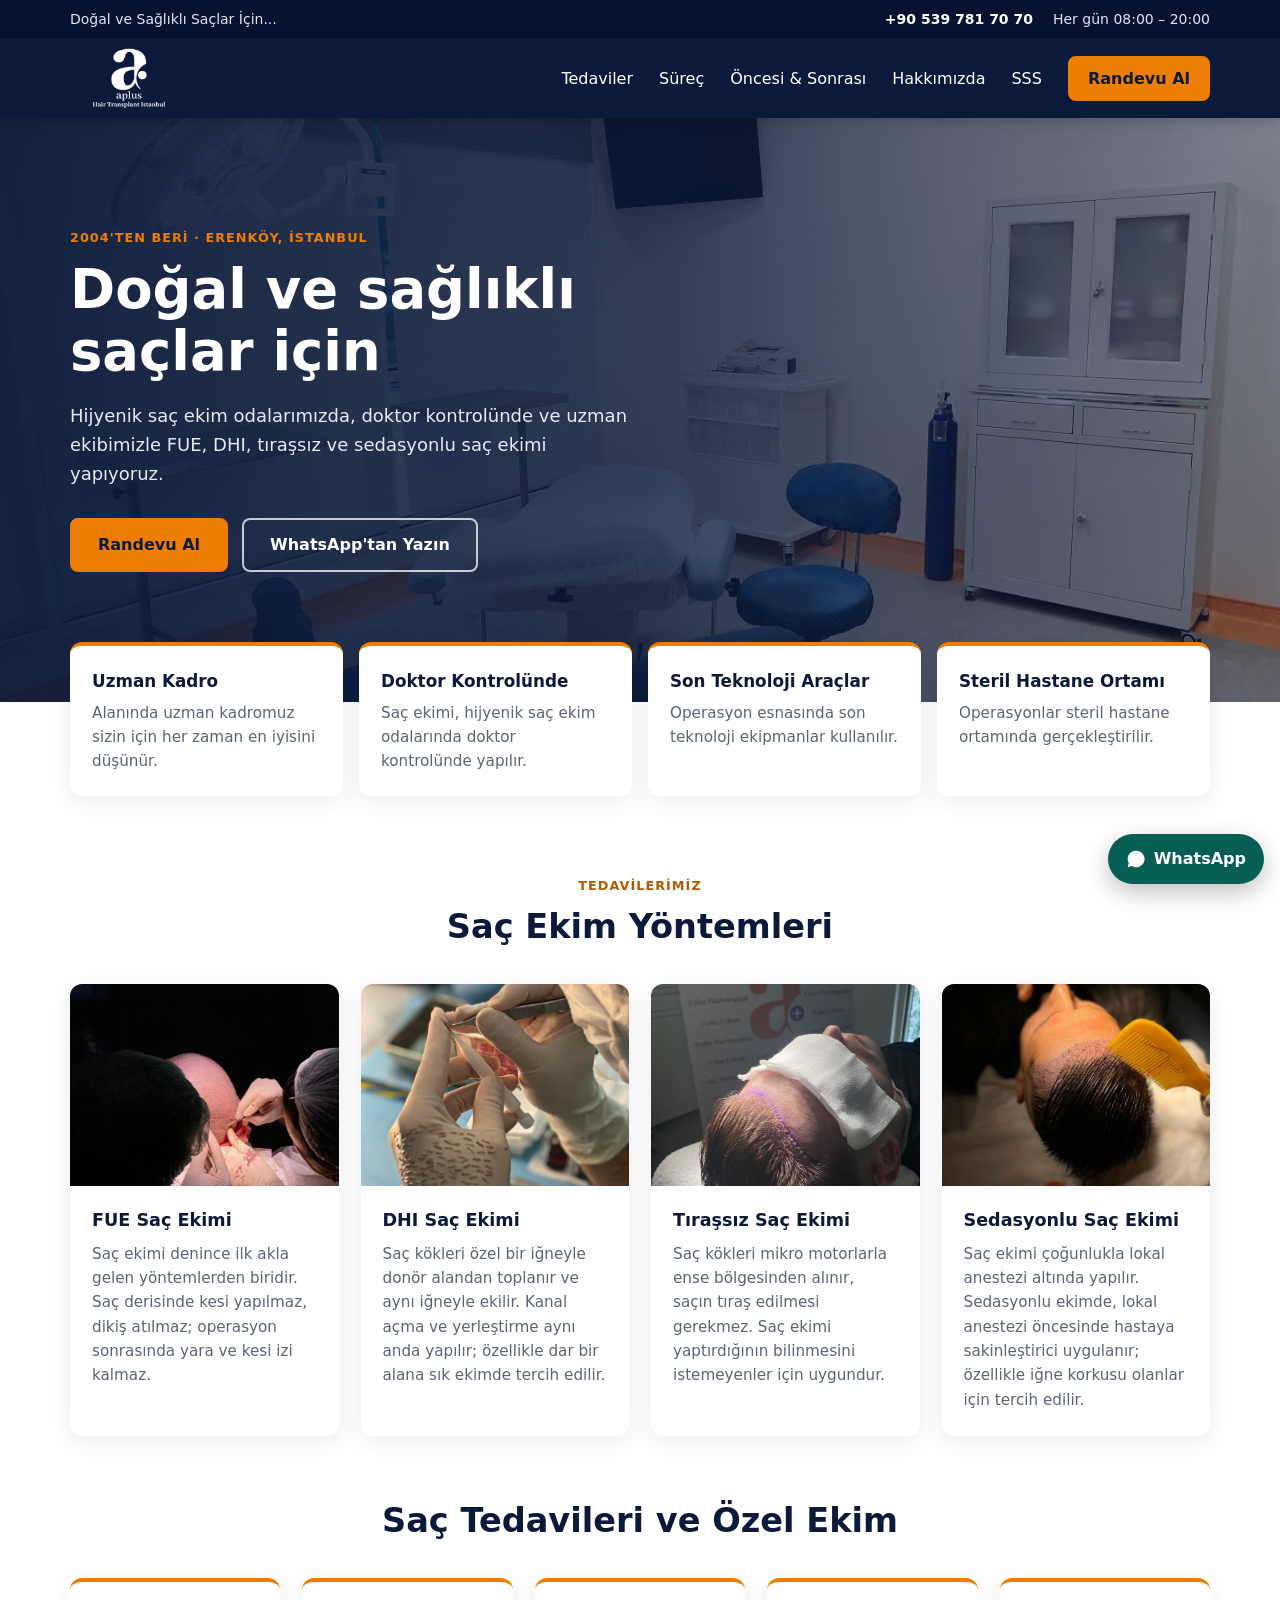
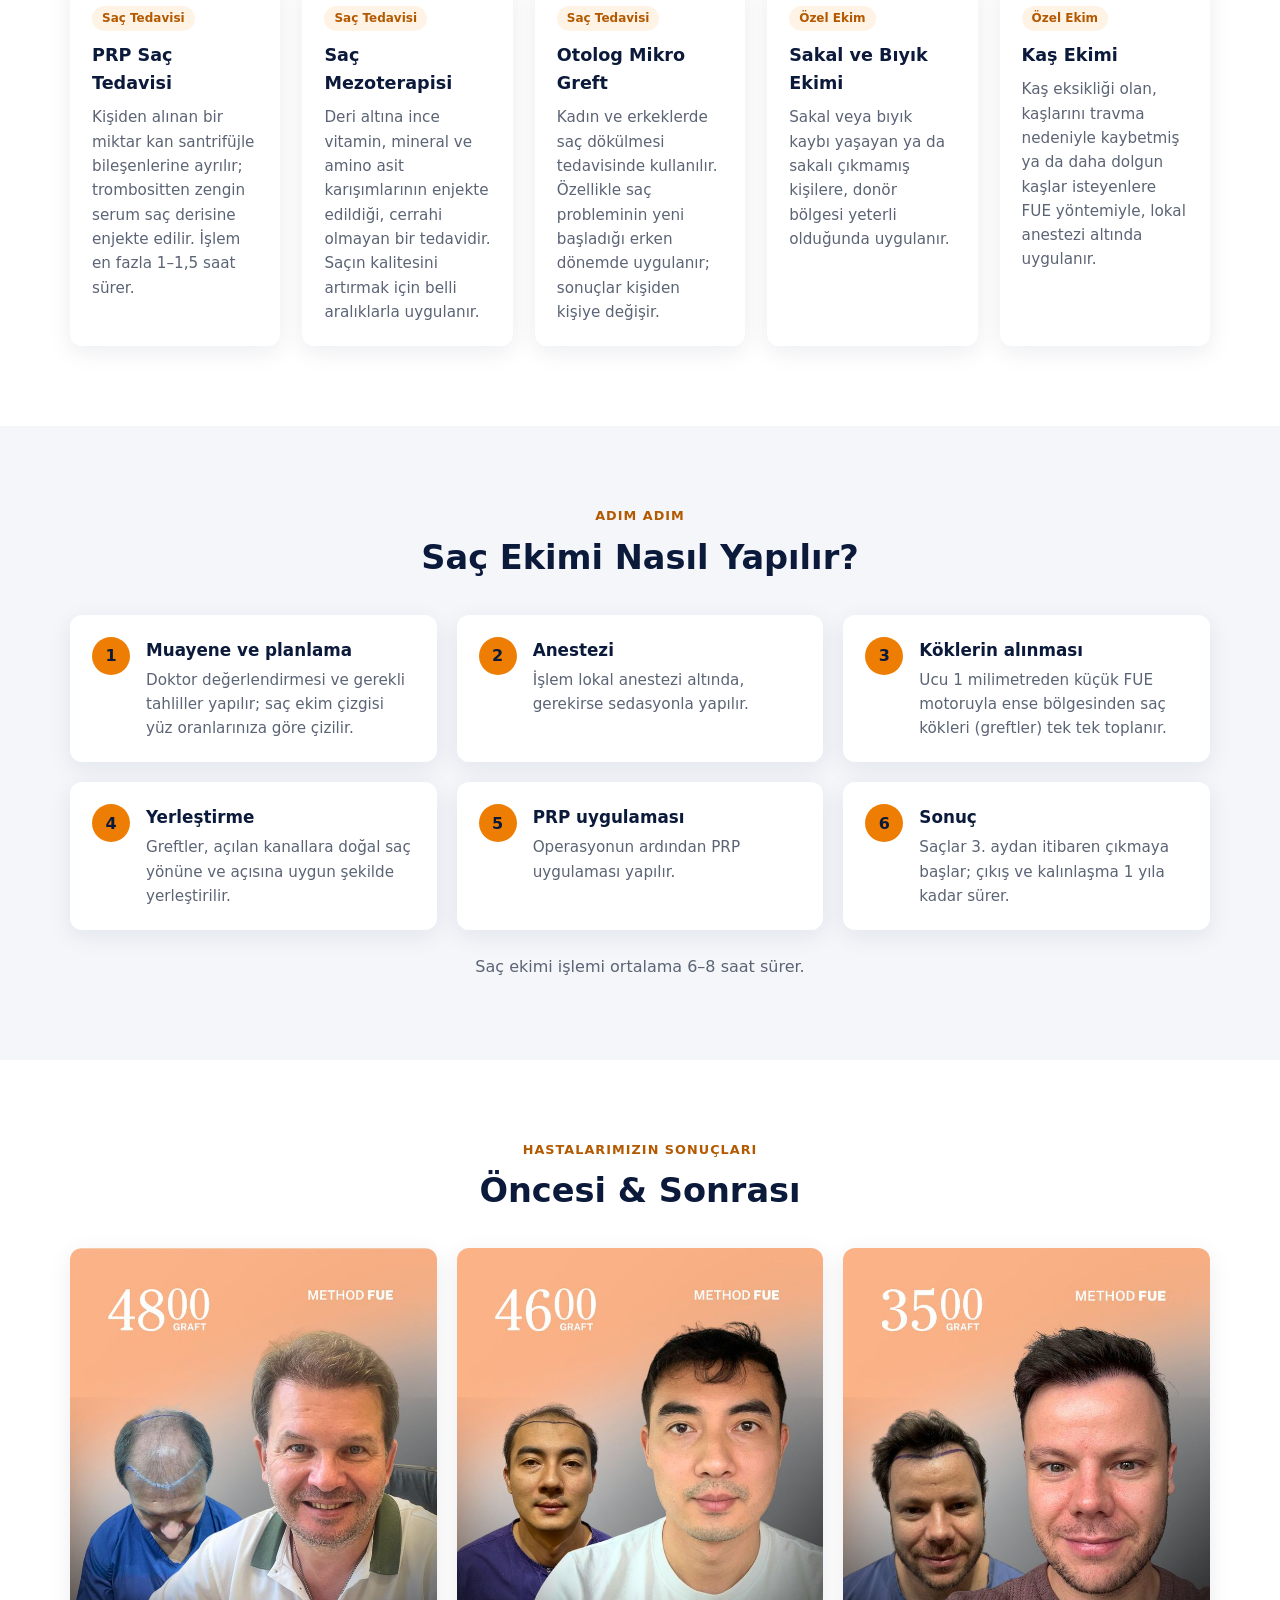
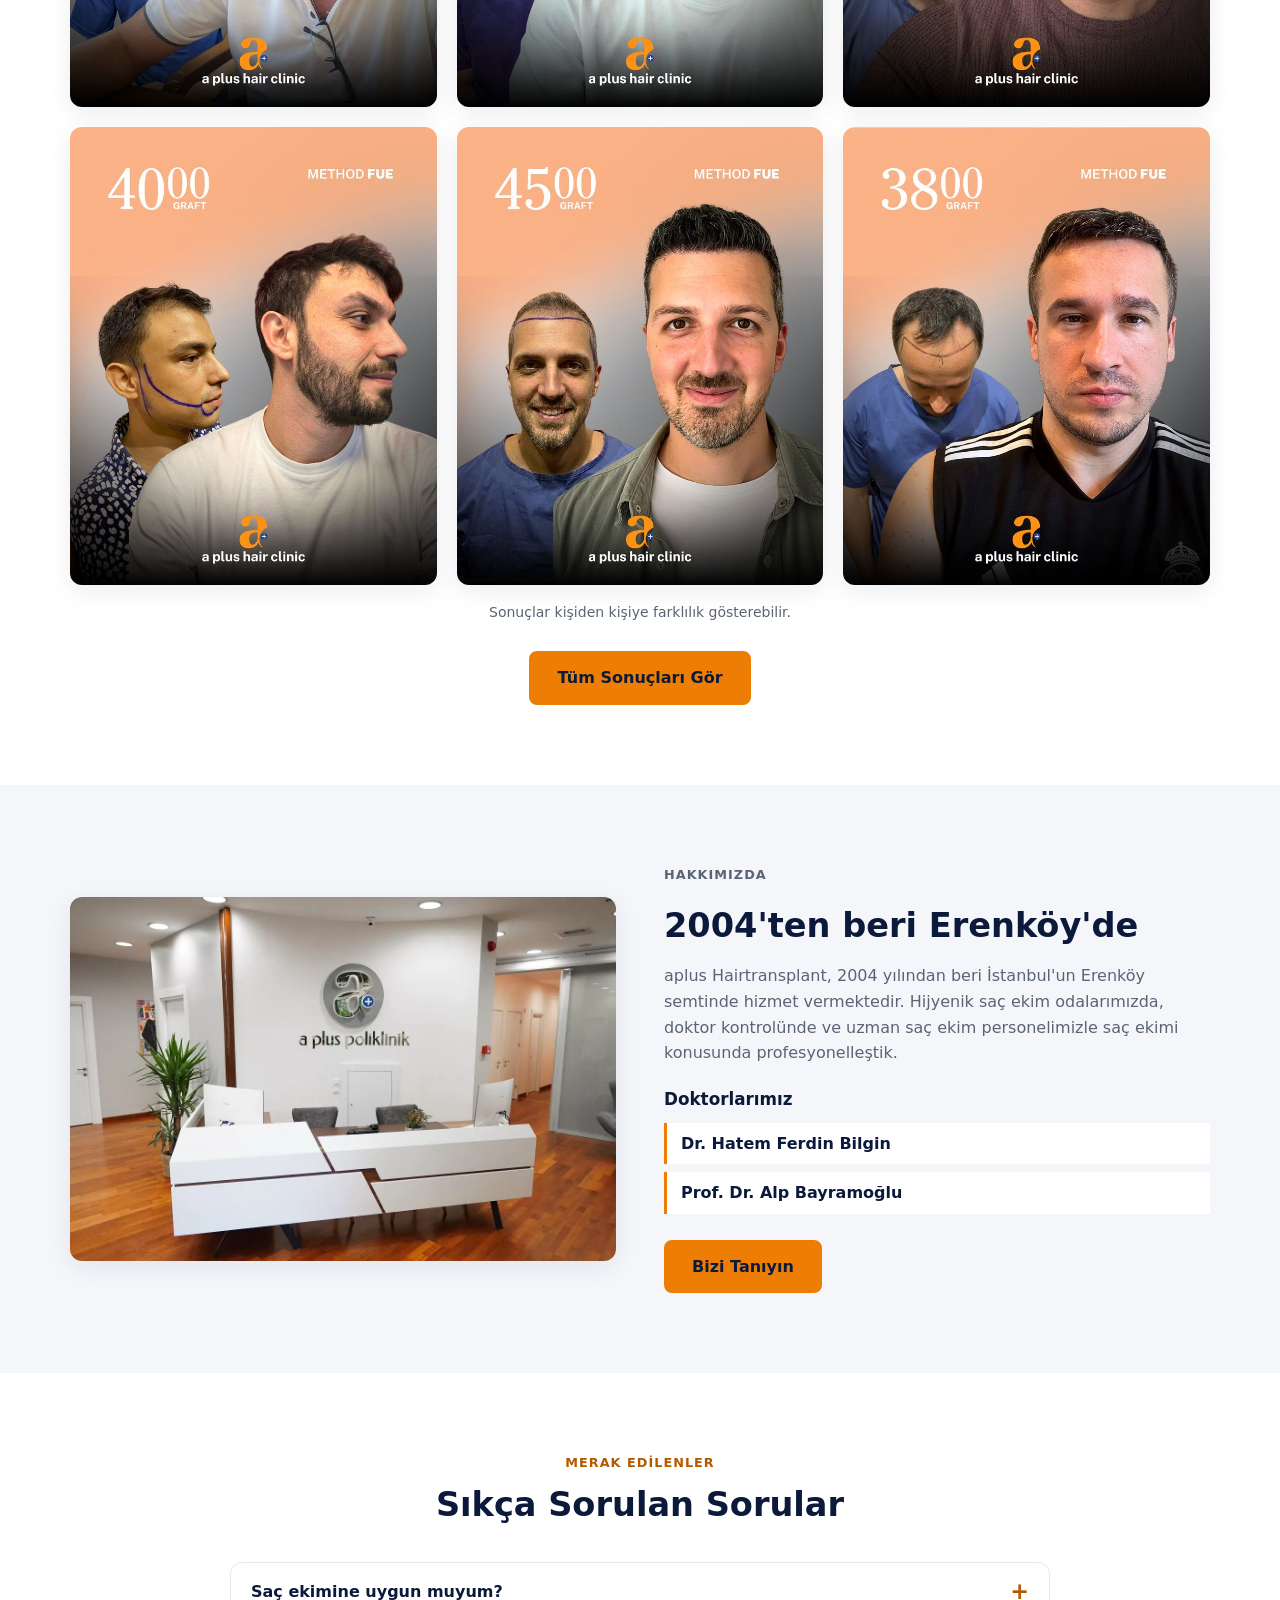
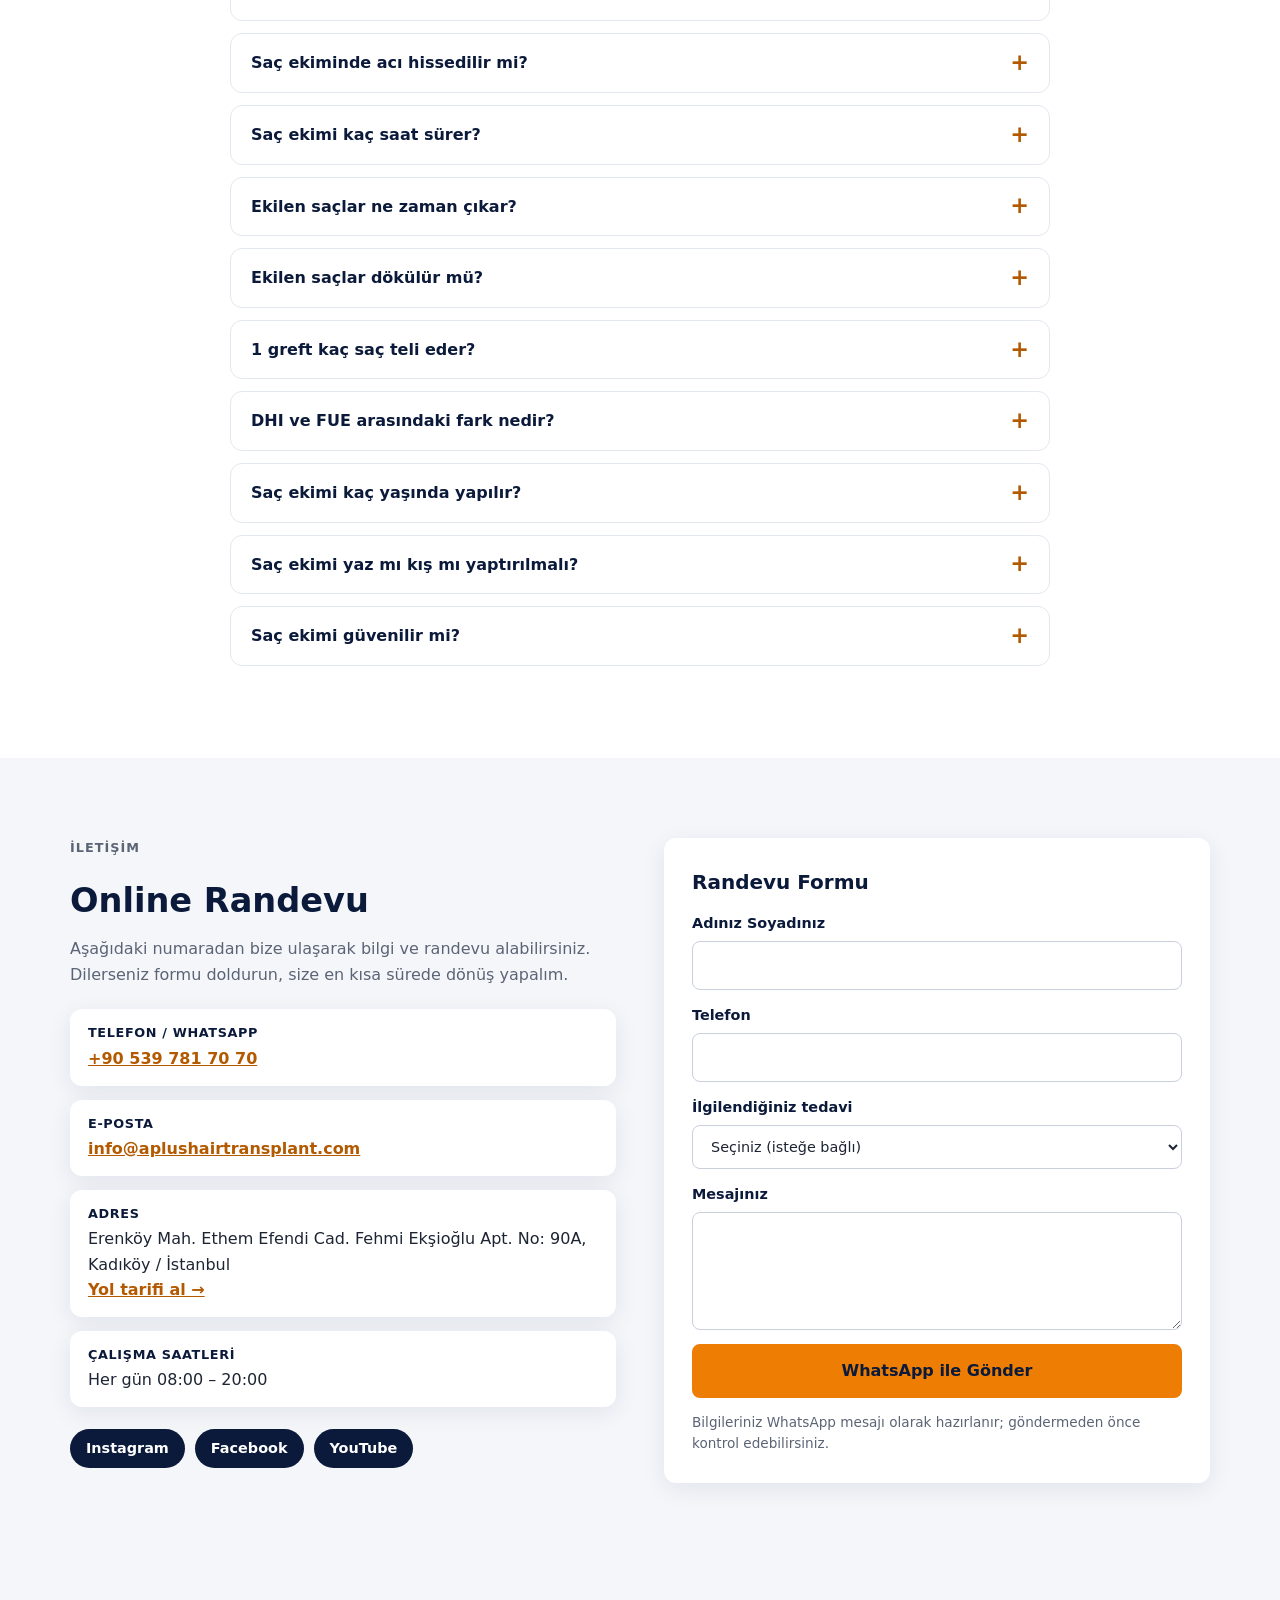
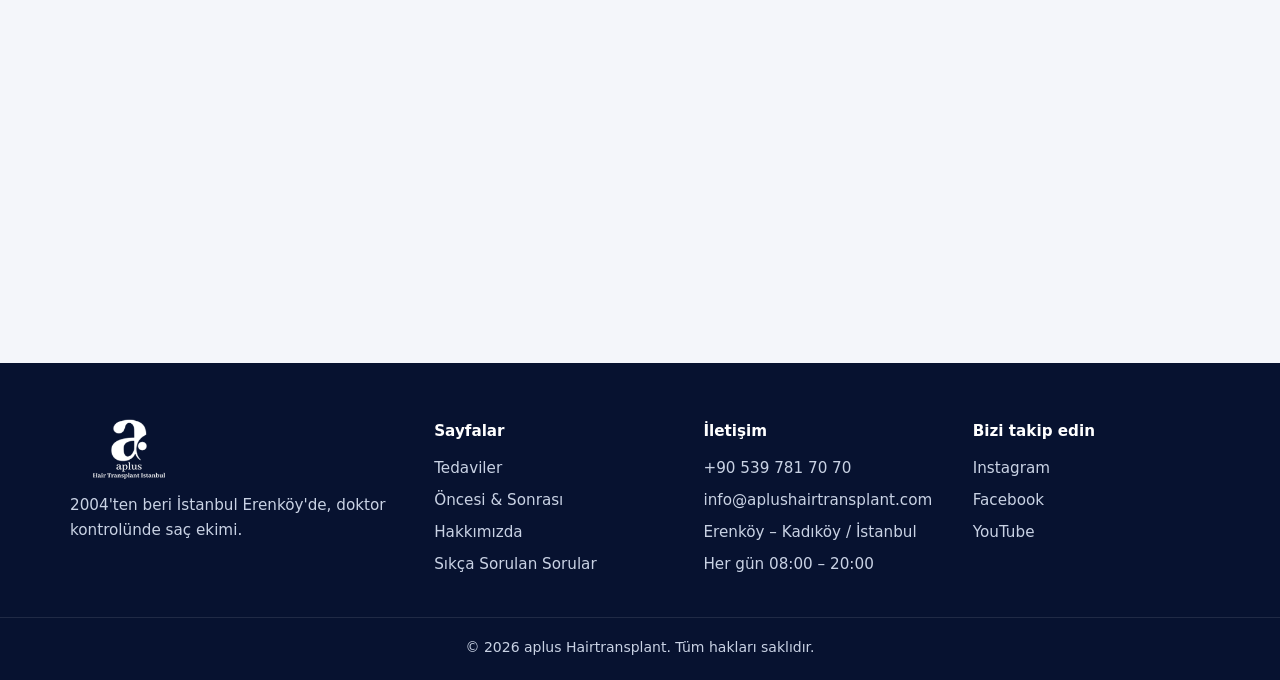
<file: index.html>
<!DOCTYPE html>
<html lang="tr">
<head>
  <meta charset="UTF-8">
  <meta name="viewport" content="width=device-width, initial-scale=1.0">
  <title>aplus Hairtransplant | İstanbul Erenköy Saç Ekimi Merkezi</title>
  <meta name="description" content="2004'ten beri İstanbul Erenköy'de doktor kontrolünde FUE, DHI, tıraşsız ve sedasyonlu saç ekimi; PRP, saç mezoterapisi, sakal ve kaş ekimi. Randevu: +90 539 781 70 70">
  <link rel="icon" type="image/png" href="images/favicon.png">
  <link rel="stylesheet" href="css/style.css">
</head>
<body>
  <div class="topbar">
    <div class="container topbar-inner">
      <span class="topbar-slogan">Doğal ve Sağlıklı Saçlar İçin...</span>
      <a href="tel:+905397817070">+90 539 781 70 70</a>
      <span>Her gün 08:00 – 20:00</span>
    </div>
  </div>

  <header class="header">
    <div class="container nav">
      <a href="index.html" class="logo"><img src="images/logo.png" alt="aplus Hairtransplant ana sayfa"></a>
      <button class="menu-toggle" aria-label="Menüyü aç" aria-expanded="false" aria-controls="menu">☰</button>
      <nav id="menu" class="nav-links" aria-label="Ana menü">
        <a href="#tedaviler">Tedaviler</a>
        <a href="#surec">Süreç</a>
        <a href="#sonuclar">Öncesi &amp; Sonrası</a>
        <a href="pages/hakkimizda.html">Hakkımızda</a>
        <a href="#sss">SSS</a>
        <a href="#iletisim" class="btn btn-small">Randevu Al</a>
      </nav>
    </div>
  </header>

  <main>
    <section class="hero">
      <div class="container">
        <p class="eyebrow">2004'ten beri · Erenköy, İstanbul</p>
        <h1>Doğal ve sağlıklı saçlar için</h1>
        <p class="hero-text">Hijyenik saç ekim odalarımızda, doktor kontrolünde ve uzman ekibimizle FUE, DHI, tıraşsız ve sedasyonlu saç ekimi yapıyoruz.</p>
        <div class="hero-actions">
          <a href="#iletisim" class="btn">Randevu Al</a>
          <a href="https://wa.me/905397817070" class="btn btn-outline" target="_blank" rel="noopener">WhatsApp'tan Yazın</a>
        </div>
      </div>
    </section>

    <section class="features">
      <h2 class="sr-only">Neden aplus Hairtransplant?</h2>
      <div class="container features-grid">
        <div class="feature">
          <h3>Uzman Kadro</h3>
          <p>Alanında uzman kadromuz sizin için her zaman en iyisini düşünür.</p>
        </div>
        <div class="feature">
          <h3>Doktor Kontrolünde</h3>
          <p>Saç ekimi, hijyenik saç ekim odalarında doktor kontrolünde yapılır.</p>
        </div>
        <div class="feature">
          <h3>Son Teknoloji Araçlar</h3>
          <p>Operasyon esnasında son teknoloji ekipmanlar kullanılır.</p>
        </div>
        <div class="feature">
          <h3>Steril Hastane Ortamı</h3>
          <p>Operasyonlar steril hastane ortamında gerçekleştirilir.</p>
        </div>
      </div>
    </section>

    <section id="tedaviler" class="section">
      <div class="container">
        <p class="eyebrow center">Tedavilerimiz</p>
        <h2>Saç Ekim Yöntemleri</h2>
        <div class="cards">
          <article class="card">
            <img src="images/tedaviler/fue.jpg" alt="FUE yöntemiyle ense bölgesinden saç köklerinin alınması" loading="lazy">
            <div class="card-body">
              <h3>FUE Saç Ekimi</h3>
              <p>Saç ekimi denince ilk akla gelen yöntemlerden biridir. Saç derisinde kesi yapılmaz, dikiş atılmaz; operasyon sonrasında yara ve kesi izi kalmaz.</p>
            </div>
          </article>
          <article class="card">
            <img src="images/tedaviler/dhi.jpg" alt="DHI yönteminde kullanılan greftlerin hazırlanması" loading="lazy">
            <div class="card-body">
              <h3>DHI Saç Ekimi</h3>
              <p>Saç kökleri özel bir iğneyle donör alandan toplanır ve aynı iğneyle ekilir. Kanal açma ve yerleştirme aynı anda yapılır; özellikle dar bir alana sık ekimde tercih edilir.</p>
            </div>
          </article>
          <article class="card">
            <img src="images/tedaviler/tirassiz.jpg" alt="Tıraşsız saç ekimi sonrası hasta" loading="lazy">
            <div class="card-body">
              <h3>Tıraşsız Saç Ekimi</h3>
              <p>Saç kökleri mikro motorlarla ense bölgesinden alınır, saçın tıraş edilmesi gerekmez. Saç ekimi yaptırdığının bilinmesini istemeyenler için uygundur.</p>
            </div>
          </article>
          <article class="card">
            <img src="images/tedaviler/sedasyonlu.jpg" alt="Saç ekimi sonrası ekilen bölge" loading="lazy">
            <div class="card-body">
              <h3>Sedasyonlu Saç Ekimi</h3>
              <p>Saç ekimi çoğunlukla lokal anestezi altında yapılır. Sedasyonlu ekimde, lokal anestezi öncesinde hastaya sakinleştirici uygulanır; özellikle iğne korkusu olanlar için tercih edilir.</p>
            </div>
          </article>
        </div>

        <h2 class="subhead">Saç Tedavileri ve Özel Ekim</h2>
        <div class="cards cards-5">
          <article class="card card-text">
            <span class="tag">Saç Tedavisi</span>
            <h3>PRP Saç Tedavisi</h3>
            <p>Kişiden alınan bir miktar kan santrifüjle bileşenlerine ayrılır; trombositten zengin serum saç derisine enjekte edilir. İşlem en fazla 1–1,5 saat sürer.</p>
          </article>
          <article class="card card-text">
            <span class="tag">Saç Tedavisi</span>
            <h3>Saç Mezoterapisi</h3>
            <p>Deri altına ince vitamin, mineral ve amino asit karışımlarının enjekte edildiği, cerrahi olmayan bir tedavidir. Saçın kalitesini artırmak için belli aralıklarla uygulanır.</p>
          </article>
          <article class="card card-text">
            <span class="tag">Saç Tedavisi</span>
            <h3>Otolog Mikro Greft</h3>
            <p>Kadın ve erkeklerde saç dökülmesi tedavisinde kullanılır. Özellikle saç probleminin yeni başladığı erken dönemde uygulanır; sonuçlar kişiden kişiye değişir.</p>
          </article>
          <article class="card card-text">
            <span class="tag">Özel Ekim</span>
            <h3>Sakal ve Bıyık Ekimi</h3>
            <p>Sakal veya bıyık kaybı yaşayan ya da sakalı çıkmamış kişilere, donör bölgesi yeterli olduğunda uygulanır.</p>
          </article>
          <article class="card card-text">
            <span class="tag">Özel Ekim</span>
            <h3>Kaş Ekimi</h3>
            <p>Kaş eksikliği olan, kaşlarını travma nedeniyle kaybetmiş ya da daha dolgun kaşlar isteyenlere FUE yöntemiyle, lokal anestezi altında uygulanır.</p>
          </article>
        </div>
      </div>
    </section>

    <section id="surec" class="section alt">
      <div class="container">
        <p class="eyebrow center">Adım adım</p>
        <h2>Saç Ekimi Nasıl Yapılır?</h2>
        <ol class="steps">
          <li>
            <h3>Muayene ve planlama</h3>
            <p>Doktor değerlendirmesi ve gerekli tahliller yapılır; saç ekim çizgisi yüz oranlarınıza göre çizilir.</p>
          </li>
          <li>
            <h3>Anestezi</h3>
            <p>İşlem lokal anestezi altında, gerekirse sedasyonla yapılır.</p>
          </li>
          <li>
            <h3>Köklerin alınması</h3>
            <p>Ucu 1 milimetreden küçük FUE motoruyla ense bölgesinden saç kökleri (greftler) tek tek toplanır.</p>
          </li>
          <li>
            <h3>Yerleştirme</h3>
            <p>Greftler, açılan kanallara doğal saç yönüne ve açısına uygun şekilde yerleştirilir.</p>
          </li>
          <li>
            <h3>PRP uygulaması</h3>
            <p>Operasyonun ardından PRP uygulaması yapılır.</p>
          </li>
          <li>
            <h3>Sonuç</h3>
            <p>Saçlar 3. aydan itibaren çıkmaya başlar; çıkış ve kalınlaşma 1 yıla kadar sürer.</p>
          </li>
        </ol>
        <p class="note">Saç ekimi işlemi ortalama 6–8 saat sürer.</p>
      </div>
    </section>

    <section id="sonuclar" class="section">
      <div class="container">
        <p class="eyebrow center">Hastalarımızın sonuçları</p>
        <h2>Öncesi &amp; Sonrası</h2>
        <div class="gallery">
          <img src="images/oncesi-sonrasi/sonuc-01.jpg" alt="FUE saç ekimi öncesi ve sonrası, 4800 greft" loading="lazy">
          <img src="images/oncesi-sonrasi/sonuc-02.jpg" alt="FUE saç ekimi öncesi ve sonrası, 4600 greft" loading="lazy">
          <img src="images/oncesi-sonrasi/sonuc-03.jpg" alt="FUE saç ekimi öncesi ve sonrası, 3500 greft" loading="lazy">
          <img src="images/oncesi-sonrasi/sonuc-04.jpg" alt="FUE saç ekimi öncesi ve sonrası, 4000 greft" loading="lazy">
          <img src="images/oncesi-sonrasi/sonuc-05.jpg" alt="FUE saç ekimi öncesi ve sonrası, 4500 greft" loading="lazy">
          <img src="images/oncesi-sonrasi/sonuc-06.jpg" alt="FUE saç ekimi öncesi ve sonrası, 3800 greft" loading="lazy">
        </div>
        <p class="disclaimer">Sonuçlar kişiden kişiye farklılık gösterebilir.</p>
        <div class="center"><a href="pages/oncesi-sonrasi.html" class="btn">Tüm Sonuçları Gör</a></div>
      </div>
    </section>

    <section id="hakkimizda" class="section alt">
      <div class="container about">
        <img src="images/klinik/klinik-07.webp" alt="aplus Hairtransplant klinik girişi ve resepsiyon" loading="lazy">
        <div>
          <p class="eyebrow">Hakkımızda</p>
          <h2>2004'ten beri Erenköy'de</h2>
          <p>aplus Hairtransplant, 2004 yılından beri İstanbul'un Erenköy semtinde hizmet vermektedir. Hijyenik saç ekim odalarımızda, doktor kontrolünde ve uzman saç ekim personelimizle saç ekimi konusunda profesyonelleştik.</p>
          <h3>Doktorlarımız</h3>
          <ul class="doctors">
            <li>Dr. Hatem Ferdin Bilgin</li>
            <li>Prof. Dr. Alp Bayramoğlu</li>
          </ul>
          <a href="pages/hakkimizda.html" class="btn">Bizi Tanıyın</a>
        </div>
      </div>
    </section>

    <section id="sss" class="section">
      <div class="container">
        <p class="eyebrow center">Merak edilenler</p>
        <h2>Sıkça Sorulan Sorular</h2>
        <div class="faq">
          <details>
            <summary>Saç ekimine uygun muyum?</summary>
            <p>Uygunluğunuzu anlamak için mutlaka bir doktor değerlendirmesinden geçmeniz gerekir. Operasyon öncesinde kan grubu tayini, tam kan sayımı, rutin biyokimya, pıhtılaşma testleri (PT, PTT, INR) ile HBsAg, Anti-HBc ve Anti-HIV testleri yapılır. Saçlı deride bir cilt hastalığı varsa önce tedavi edilmesi gerekir. Uygunluğunuz polikliniğimizde uzman hekim tarafından değerlendirilir.</p>
          </details>
          <details>
            <summary>Saç ekiminde acı hissedilir mi?</summary>
            <p>Saç ekimi lokal anestezi altında veya sedasyonla yapıldığı için işlem sırasında acı hissedilmez. Anestezi uygulanırken hafif bir acı hissedilebilir; bunda kişinin acı eşiği de etkilidir. Anesteziden sonra ağrı hissedilmez.</p>
          </details>
          <details>
            <summary>Saç ekimi kaç saat sürer?</summary>
            <p>Saç ekimi işlemi 6 ile 8 saat arasında sürer.</p>
          </details>
          <details>
            <summary>Ekilen saçlar ne zaman çıkar?</summary>
            <p>Ekilen saçlar ilk 15 gün içinde dökülmeye başlar; bu süreç normaldir. 3. aydan itibaren saçlar yavaş yavaş çıkmaya başlar, 5–6. ayda saçların çoğu çıkmış olur. Saç çıkışı ve kalınlaşma 1 yıla kadar devam eder.</p>
          </details>
          <details>
            <summary>Ekilen saçlar dökülür mü?</summary>
            <p>Saç kökleri, dökülmeye karşı dirençli olan ense (donör) bölgesinden alınır. Bu nedenle tepe ve ön bölgeye ekilen saçlar ömür boyu dökülmez.</p>
          </details>
          <details>
            <summary>1 greft kaç saç teli eder?</summary>
            <p>Bir greftteki saç teli sayısı sabit değildir; ortalama 2 saç teli içerir. Her greft genellikle 1 ile 4 arasında saç teli barındırır.</p>
          </details>
          <details>
            <summary>DHI ve FUE arasındaki fark nedir?</summary>
            <p>FUE yönteminde kanal açma sürecini beklemek gerekirken DHI yönteminde doğrudan ekime geçilebilir. DHI özellikle dar bir alana sık ekim yapılması gerektiğinde, FUE ise saçlı deride daha geniş alanlara yapılacak uygulamalarda tercih edilir.</p>
          </details>
          <details>
            <summary>Saç ekimi kaç yaşında yapılır?</summary>
            <p>Saç dökülmesi problemi olan 20–65 yaş arasındaki kişiler saç ekimi yaptırabilir. Saç dökülmesinde ne kadar erken çözüme gidilirse o kadar olumlu sonuç alınır.</p>
          </details>
          <details>
            <summary>Saç ekimi yaz mı kış mı yaptırılmalı?</summary>
            <p>Saç ekiminde mevsim önemli değildir. Güneş ışınlarından ve yağmur gibi hava koşullarından korunulduğu sürece yılın 12 ayı saç ekimi yaptırılabilir.</p>
          </details>
          <details>
            <summary>Saç ekimi güvenilir mi?</summary>
            <p>Saç ekimi doktor kontrolünde yapılan bir uygulamadır. Güvenilir bir merkezde, uzman bir ekip tarafından yapıldığı sürece güvenilir bir uygulamadır.</p>
          </details>
        </div>
      </div>
    </section>

    <section id="iletisim" class="section alt">
      <div class="container contact">
        <div class="contact-info">
          <p class="eyebrow">İletişim</p>
          <h2>Online Randevu</h2>
          <p>Aşağıdaki numaradan bize ulaşarak bilgi ve randevu alabilirsiniz. Dilerseniz formu doldurun, size en kısa sürede dönüş yapalım.</p>
          <ul class="info-list">
            <li><strong>Telefon / WhatsApp</strong><a href="tel:+905397817070">+90 539 781 70 70</a></li>
            <li><strong>E-posta</strong><a href="mailto:info@aplushairtransplant.com">info@aplushairtransplant.com</a></li>
            <li><strong>Adres</strong>Erenköy Mah. Ethem Efendi Cad. Fehmi Ekşioğlu Apt. No: 90A, Kadıköy / İstanbul<br><a href="https://www.google.com/maps/search/?api=1&amp;query=Erenk%C3%B6y%20Mah.%20Ethem%20Efendi%20Cad.%20No%3A90A%2C%20Kad%C4%B1k%C3%B6y%2C%20%C4%B0stanbul" target="_blank" rel="noopener">Yol tarifi al →</a></li>
            <li><strong>Çalışma saatleri</strong>Her gün 08:00 – 20:00</li>
          </ul>
          <div class="social">
            <a href="https://www.instagram.com/aplushair.clinic/" target="_blank" rel="noopener">Instagram</a>
            <a href="https://www.facebook.com/APlusHairTransplantCenter/" target="_blank" rel="noopener">Facebook</a>
            <a href="https://www.youtube.com/channel/UCJFc9QuNfSD8izs9lAAW8ZQ" target="_blank" rel="noopener">YouTube</a>
          </div>
        </div>

        <form class="contact-form" id="contactForm" novalidate>
          <h3>Randevu Formu</h3>
          <label>Adınız Soyadınız
            <input type="text" name="ad" autocomplete="name" required>
          </label>
          <label>Telefon
            <input type="tel" name="telefon" autocomplete="tel" required>
          </label>
          <label>İlgilendiğiniz tedavi
            <select name="tedavi">
              <option value="">Seçiniz (isteğe bağlı)</option>
              <option>FUE Saç Ekimi</option>
              <option>DHI Saç Ekimi</option>
              <option>Tıraşsız Saç Ekimi</option>
              <option>Sedasyonlu Saç Ekimi</option>
              <option>PRP Saç Tedavisi</option>
              <option>Saç Mezoterapisi</option>
              <option>Otolog Mikro Greft</option>
              <option>Sakal ve Bıyık Ekimi</option>
              <option>Kaş Ekimi</option>
            </select>
          </label>
          <label>Mesajınız
            <textarea name="mesaj" rows="4"></textarea>
          </label>
          <button type="submit" class="btn">WhatsApp ile Gönder</button>
          <p class="form-note">Bilgileriniz WhatsApp mesajı olarak hazırlanır; göndermeden önce kontrol edebilirsiniz.</p>
          <p class="form-status" role="status"></p>
        </form>
      </div>
      <div class="container map">
        <iframe src="https://www.google.com/maps?q=Erenk%C3%B6y%20Mah.%20Ethem%20Efendi%20Cad.%20No%3A90A%2C%20Kad%C4%B1k%C3%B6y%2C%20%C4%B0stanbul&amp;output=embed" title="aplus Hairtransplant konumu" loading="lazy" referrerpolicy="no-referrer-when-downgrade"></iframe>
      </div>
    </section>
  </main>

  <footer class="footer">
    <div class="container footer-grid">
      <div>
        <img src="images/logo.png" alt="aplus Hairtransplant">
        <p>2004'ten beri İstanbul Erenköy'de, doktor kontrolünde saç ekimi.</p>
      </div>
      <div>
        <p class="footer-title">Sayfalar</p>
        <ul>
          <li><a href="#tedaviler">Tedaviler</a></li>
          <li><a href="pages/oncesi-sonrasi.html">Öncesi &amp; Sonrası</a></li>
          <li><a href="pages/hakkimizda.html">Hakkımızda</a></li>
          <li><a href="#sss">Sıkça Sorulan Sorular</a></li>
        </ul>
      </div>
      <div>
        <p class="footer-title">İletişim</p>
        <ul>
          <li><a href="tel:+905397817070">+90 539 781 70 70</a></li>
          <li><a href="mailto:info@aplushairtransplant.com">info@aplushairtransplant.com</a></li>
          <li>Erenköy – Kadıköy / İstanbul</li>
          <li>Her gün 08:00 – 20:00</li>
        </ul>
      </div>
      <div>
        <p class="footer-title">Bizi takip edin</p>
        <ul>
          <li><a href="https://www.instagram.com/aplushair.clinic/" target="_blank" rel="noopener">Instagram</a></li>
          <li><a href="https://www.facebook.com/APlusHairTransplantCenter/" target="_blank" rel="noopener">Facebook</a></li>
          <li><a href="https://www.youtube.com/channel/UCJFc9QuNfSD8izs9lAAW8ZQ" target="_blank" rel="noopener">YouTube</a></li>
        </ul>
      </div>
    </div>
    <div class="footer-bottom">
      <div class="container">&copy; <span id="year"></span> aplus Hairtransplant. Tüm hakları saklıdır.</div>
    </div>
  </footer>

  <a class="wa-float" href="https://wa.me/905397817070" target="_blank" rel="noopener" aria-label="WhatsApp ile yazın">
    <svg viewBox="0 0 24 24" width="20" height="20" aria-hidden="true"><path fill="currentColor" d="M12 2a10 10 0 0 0-8.66 15l-1.3 4.76 4.88-1.28A10 10 0 1 0 12 2z"/></svg>
    <span class="wa-label">WhatsApp</span>
  </a>

  <script src="js/main.js"></script>
</body>
</html>
</file>
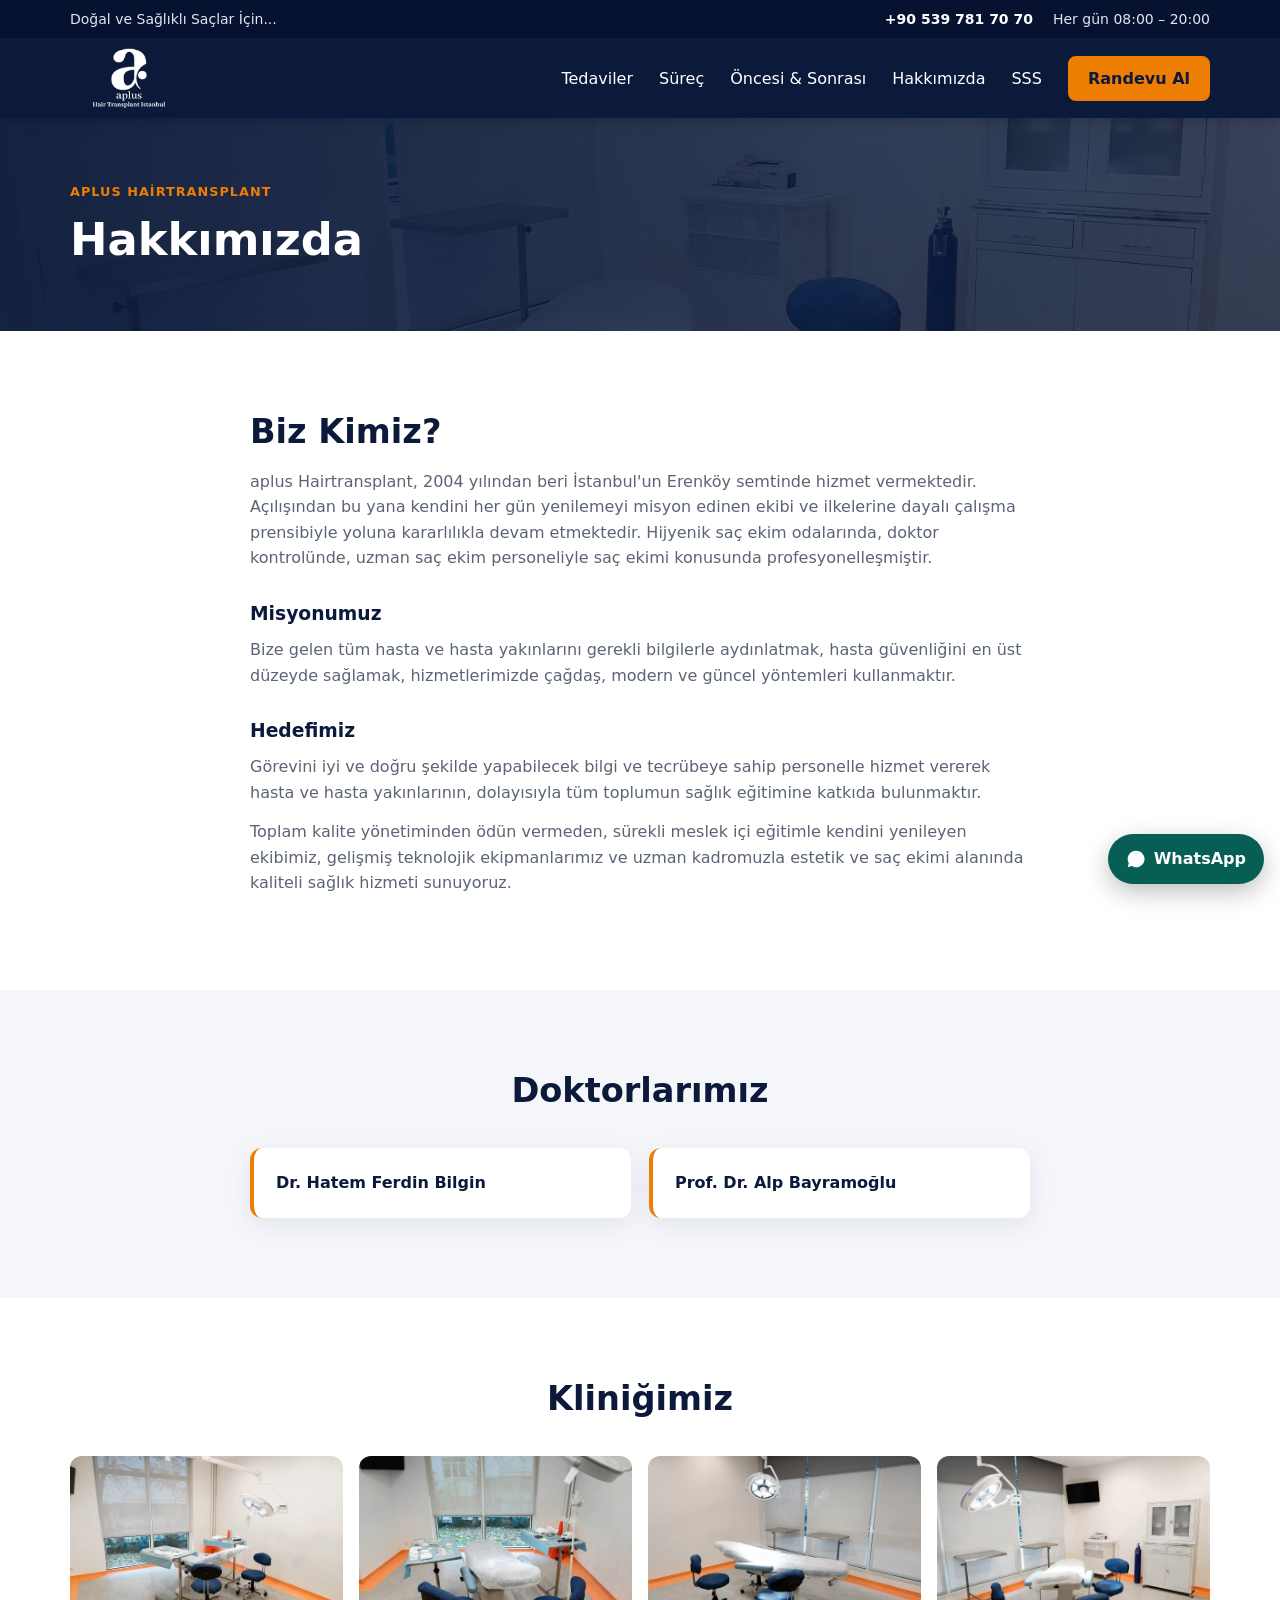
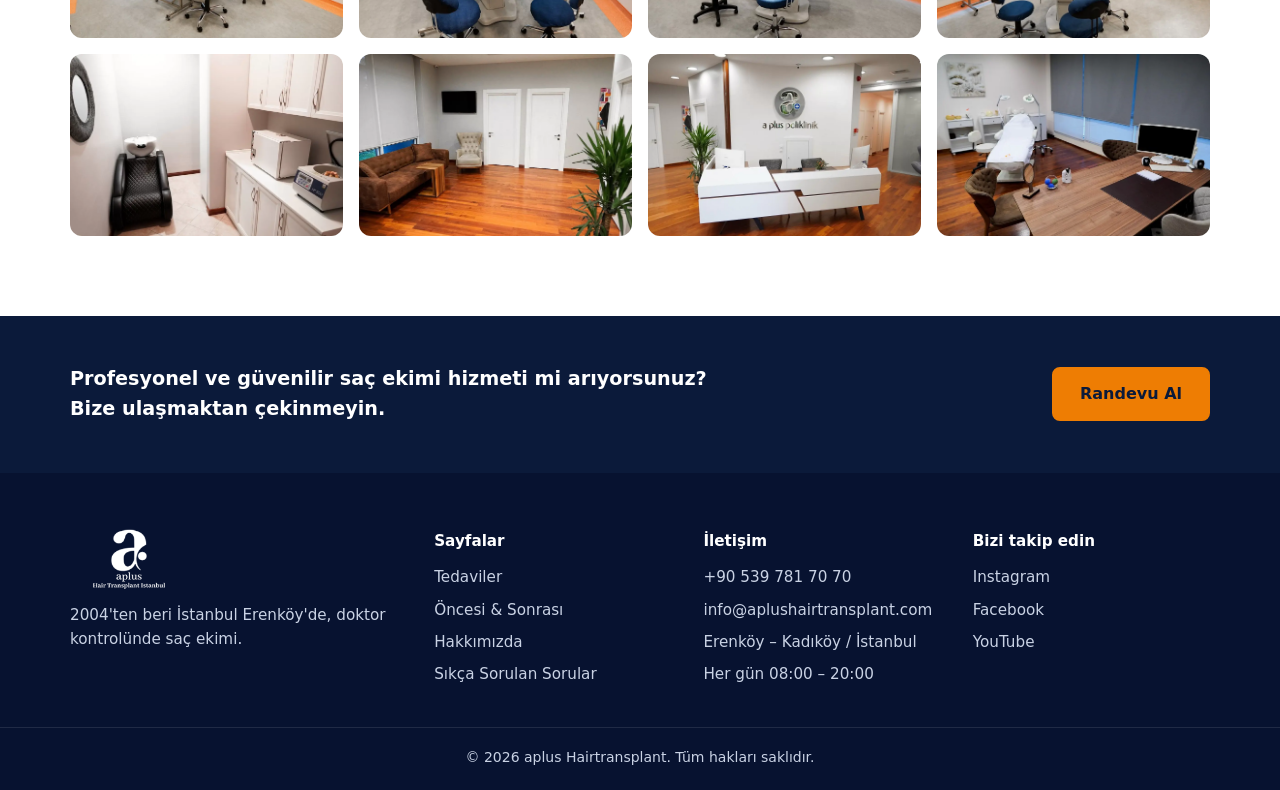
<file: pages/hakkimizda.html>
<!DOCTYPE html>
<html lang="tr">
<head>
  <meta charset="UTF-8">
  <meta name="viewport" content="width=device-width, initial-scale=1.0">
  <title>Hakkımızda | aplus Hairtransplant</title>
  <meta name="description" content="aplus Hairtransplant 2004'ten beri İstanbul Erenköy'de doktor kontrolünde saç ekimi hizmeti veriyor. Ekibimiz, doktorlarımız ve kliniğimiz.">
  <link rel="icon" type="image/png" href="../images/favicon.png">
  <link rel="stylesheet" href="../css/style.css">
</head>
<body>
  <div class="topbar">
    <div class="container topbar-inner">
      <span class="topbar-slogan">Doğal ve Sağlıklı Saçlar İçin...</span>
      <a href="tel:+905397817070">+90 539 781 70 70</a>
      <span>Her gün 08:00 – 20:00</span>
    </div>
  </div>

  <header class="header">
    <div class="container nav">
      <a href="../index.html" class="logo"><img src="../images/logo.png" alt="aplus Hairtransplant ana sayfa"></a>
      <button class="menu-toggle" aria-label="Menüyü aç" aria-expanded="false" aria-controls="menu">☰</button>
      <nav id="menu" class="nav-links" aria-label="Ana menü">
        <a href="../index.html#tedaviler">Tedaviler</a>
        <a href="../index.html#surec">Süreç</a>
        <a href="oncesi-sonrasi.html">Öncesi &amp; Sonrası</a>
        <a href="hakkimizda.html">Hakkımızda</a>
        <a href="../index.html#sss">SSS</a>
        <a href="../index.html#iletisim" class="btn btn-small">Randevu Al</a>
      </nav>
    </div>
  </header>

  <main>
    <section class="page-hero">
      <div class="container">
        <p class="eyebrow">aplus Hairtransplant</p>
        <h1>Hakkımızda</h1>
      </div>
    </section>

    <section class="section">
      <div class="container prose">
        <h2>Biz Kimiz?</h2>
        <p>aplus Hairtransplant, 2004 yılından beri İstanbul'un Erenköy semtinde hizmet vermektedir. Açılışından bu yana kendini her gün yenilemeyi misyon edinen ekibi ve ilkelerine dayalı çalışma prensibiyle yoluna kararlılıkla devam etmektedir. Hijyenik saç ekim odalarında, doktor kontrolünde, uzman saç ekim personeliyle saç ekimi konusunda profesyonelleşmiştir.</p>
        <h3>Misyonumuz</h3>
        <p>Bize gelen tüm hasta ve hasta yakınlarını gerekli bilgilerle aydınlatmak, hasta güvenliğini en üst düzeyde sağlamak, hizmetlerimizde çağdaş, modern ve güncel yöntemleri kullanmaktır.</p>
        <h3>Hedefimiz</h3>
        <p>Görevini iyi ve doğru şekilde yapabilecek bilgi ve tecrübeye sahip personelle hizmet vererek hasta ve hasta yakınlarının, dolayısıyla tüm toplumun sağlık eğitimine katkıda bulunmaktır.</p>
        <p>Toplam kalite yönetiminden ödün vermeden, sürekli meslek içi eğitimle kendini yenileyen ekibimiz, gelişmiş teknolojik ekipmanlarımız ve uzman kadromuzla estetik ve saç ekimi alanında kaliteli sağlık hizmeti sunuyoruz.</p>
      </div>
    </section>

    <section class="section alt">
      <div class="container">
        <h2>Doktorlarımız</h2>
        <div class="doctor-cards">
          <div class="doctor-card">Dr. Hatem Ferdin Bilgin</div>
          <div class="doctor-card">Prof. Dr. Alp Bayramoğlu</div>
        </div>
      </div>
    </section>

    <section class="section">
      <div class="container">
        <h2>Kliniğimiz</h2>
        <div class="clinic-gallery">
        <img src="../images/klinik/klinik-01.webp" alt="Saç ekim odası" loading="lazy">
        <img src="../images/klinik/klinik-02.webp" alt="Saç ekim odası, farklı açıdan" loading="lazy">
        <img src="../images/klinik/klinik-03.webp" alt="Operasyon koltukları ve ekipmanlar" loading="lazy">
        <img src="../images/klinik/klinik-04.webp" alt="Steril operasyon odası" loading="lazy">
        <img src="../images/klinik/klinik-05.webp" alt="Saç yıkama ve sterilizasyon alanı" loading="lazy">
        <img src="../images/klinik/klinik-06.webp" alt="Hasta bekleme salonu" loading="lazy">
        <img src="../images/klinik/klinik-07.webp" alt="Klinik girişi ve resepsiyon" loading="lazy">
        <img src="../images/klinik/klinik-08.webp" alt="Muayene odası" loading="lazy">
        </div>
      </div>
    </section>
  </main>

  <section class="cta">
    <div class="container cta-inner">
      <p>Profesyonel ve güvenilir saç ekimi hizmeti mi arıyorsunuz? Bize ulaşmaktan çekinmeyin.</p>
      <a href="../index.html#iletisim" class="btn">Randevu Al</a>
    </div>
  </section>

  <footer class="footer">
    <div class="container footer-grid">
      <div>
        <img src="../images/logo.png" alt="aplus Hairtransplant">
        <p>2004'ten beri İstanbul Erenköy'de, doktor kontrolünde saç ekimi.</p>
      </div>
      <div>
        <p class="footer-title">Sayfalar</p>
        <ul>
          <li><a href="../index.html#tedaviler">Tedaviler</a></li>
          <li><a href="oncesi-sonrasi.html">Öncesi &amp; Sonrası</a></li>
          <li><a href="hakkimizda.html">Hakkımızda</a></li>
          <li><a href="../index.html#sss">Sıkça Sorulan Sorular</a></li>
        </ul>
      </div>
      <div>
        <p class="footer-title">İletişim</p>
        <ul>
          <li><a href="tel:+905397817070">+90 539 781 70 70</a></li>
          <li><a href="mailto:info@aplushairtransplant.com">info@aplushairtransplant.com</a></li>
          <li>Erenköy – Kadıköy / İstanbul</li>
          <li>Her gün 08:00 – 20:00</li>
        </ul>
      </div>
      <div>
        <p class="footer-title">Bizi takip edin</p>
        <ul>
          <li><a href="https://www.instagram.com/aplushair.clinic/" target="_blank" rel="noopener">Instagram</a></li>
          <li><a href="https://www.facebook.com/APlusHairTransplantCenter/" target="_blank" rel="noopener">Facebook</a></li>
          <li><a href="https://www.youtube.com/channel/UCJFc9QuNfSD8izs9lAAW8ZQ" target="_blank" rel="noopener">YouTube</a></li>
        </ul>
      </div>
    </div>
    <div class="footer-bottom">
      <div class="container">&copy; <span id="year"></span> aplus Hairtransplant. Tüm hakları saklıdır.</div>
    </div>
  </footer>

  <a class="wa-float" href="https://wa.me/905397817070" target="_blank" rel="noopener" aria-label="WhatsApp ile yazın">
    <svg viewBox="0 0 24 24" width="20" height="20" aria-hidden="true"><path fill="currentColor" d="M12 2a10 10 0 0 0-8.66 15l-1.3 4.76 4.88-1.28A10 10 0 1 0 12 2z"/></svg>
    <span class="wa-label">WhatsApp</span>
  </a>

  <script src="../js/main.js"></script>
</body>
</html>
</file>
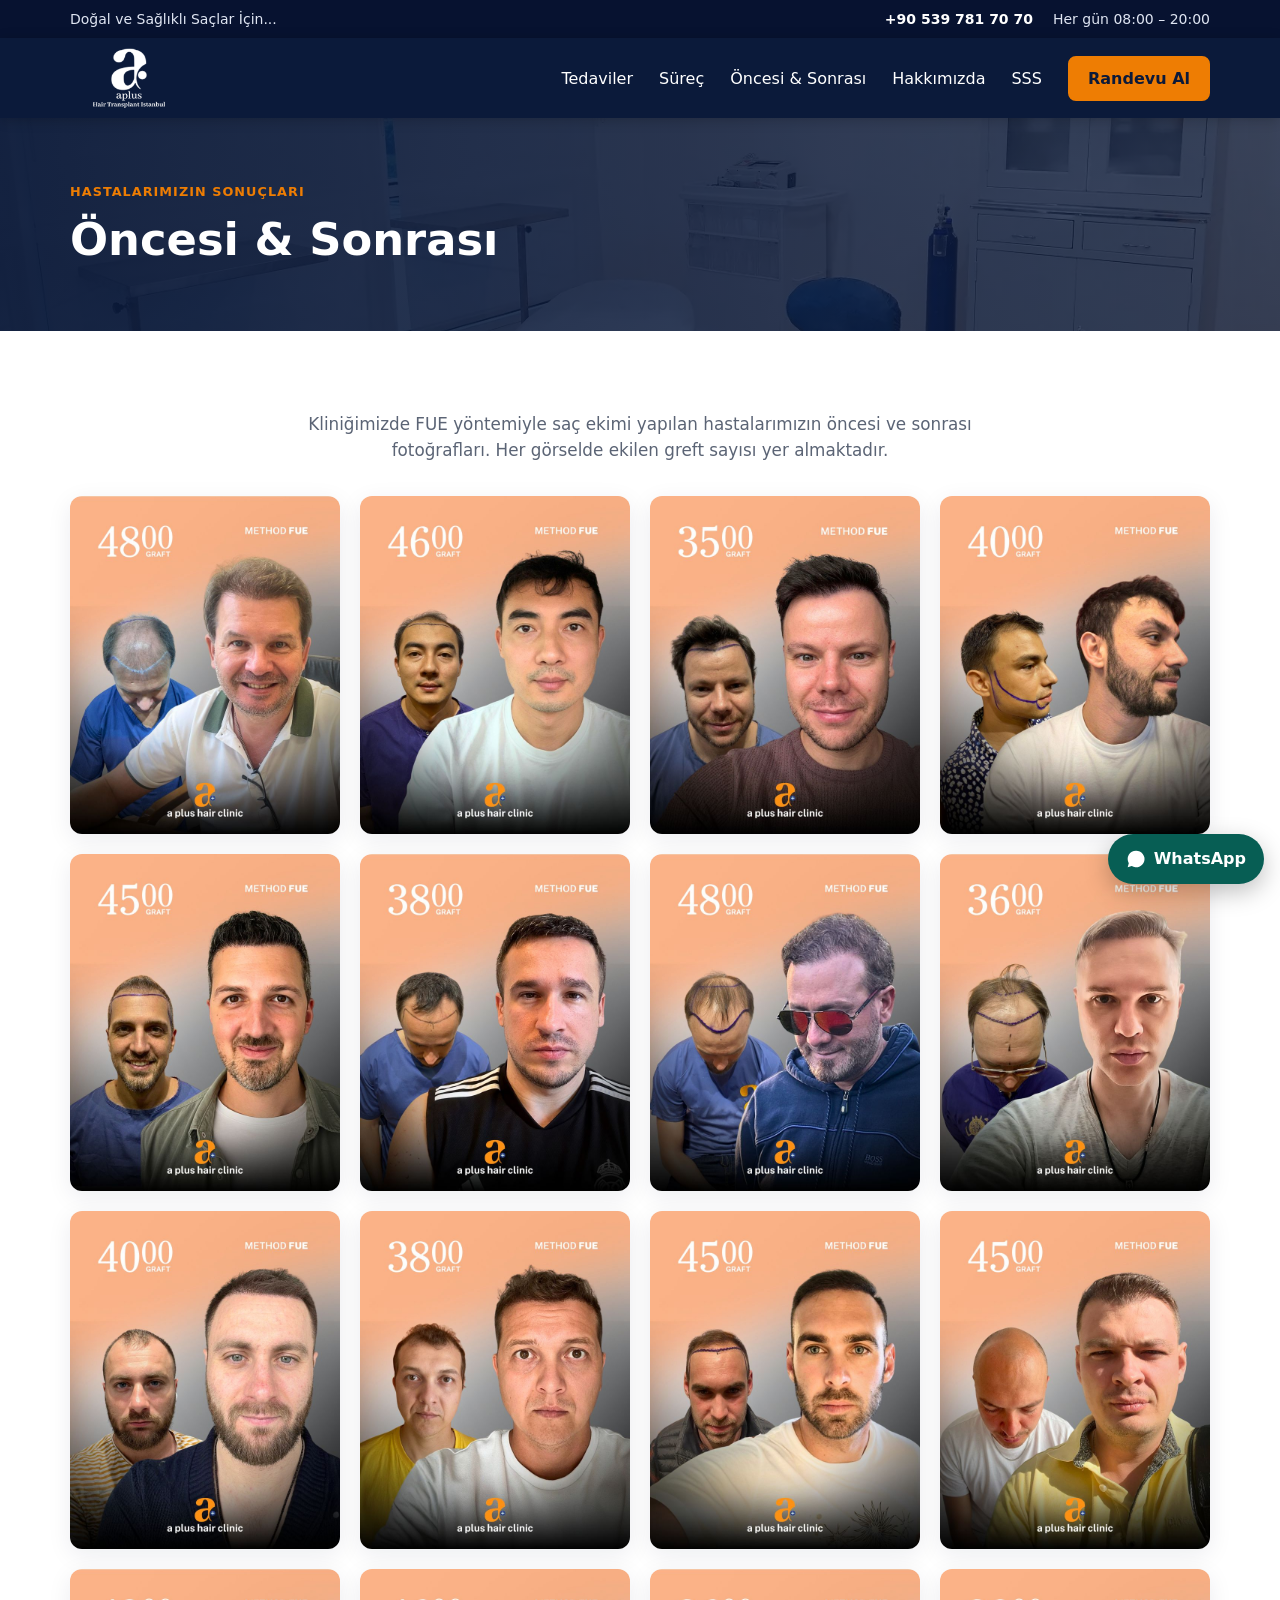
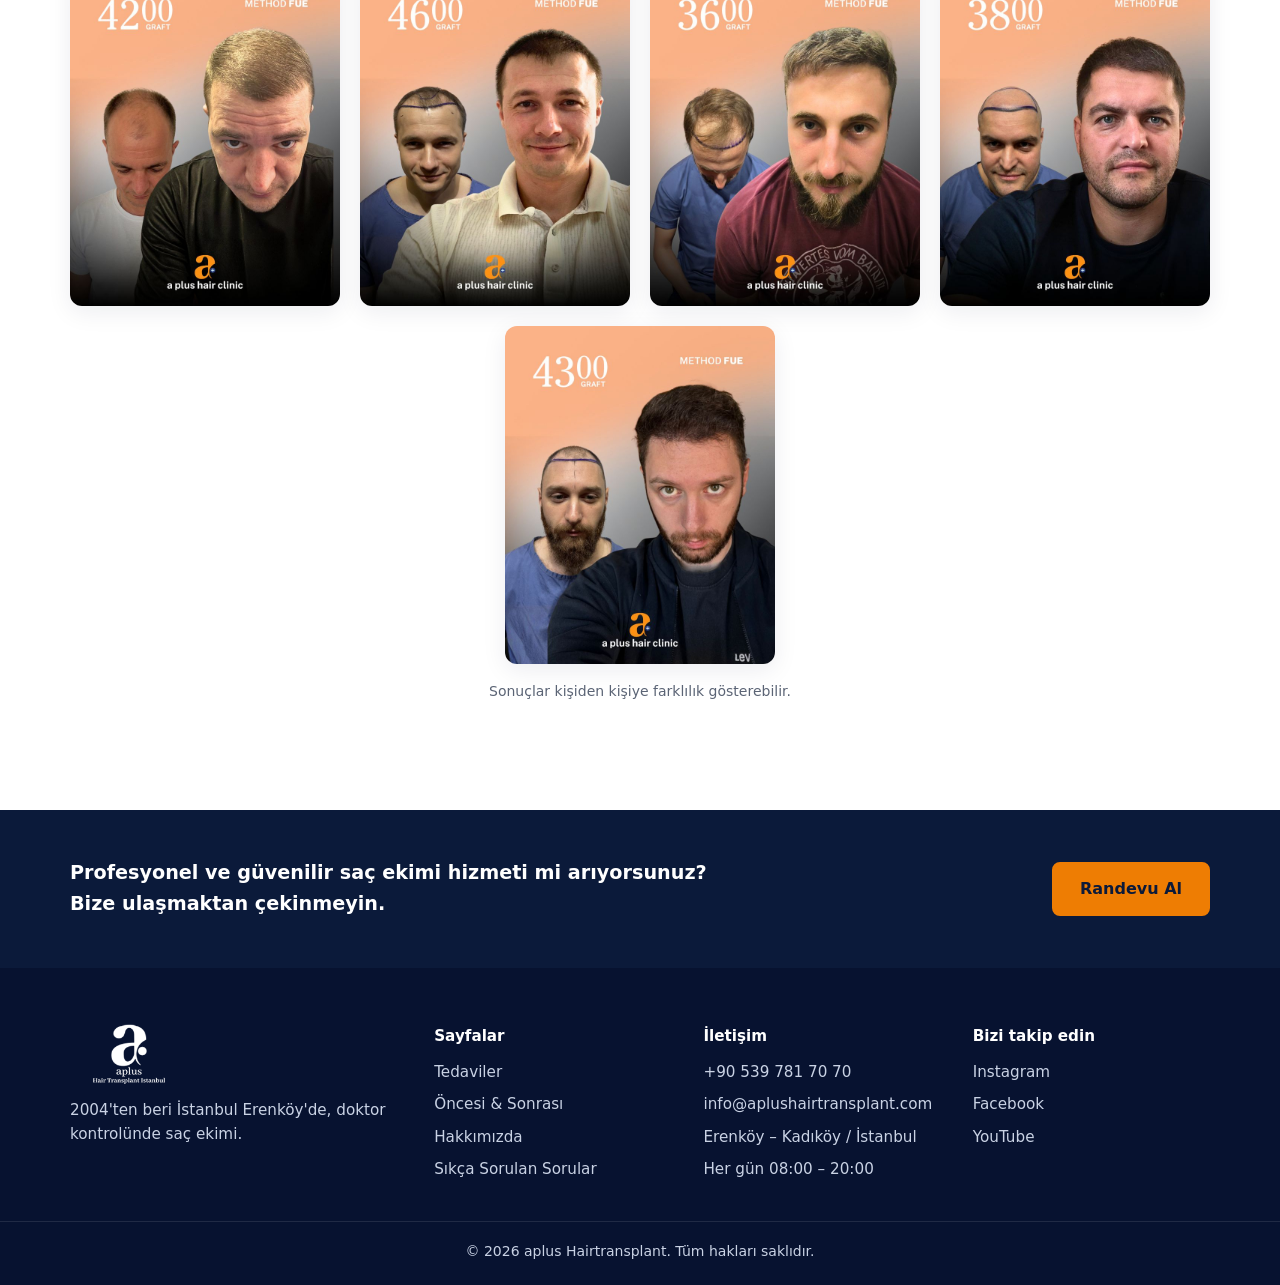
<file: pages/oncesi-sonrasi.html>
<!DOCTYPE html>
<html lang="tr">
<head>
  <meta charset="UTF-8">
  <meta name="viewport" content="width=device-width, initial-scale=1.0">
  <title>Öncesi & Sonrası | aplus Hairtransplant</title>
  <meta name="description" content="aplus Hairtransplant'ta FUE yöntemiyle saç ekimi yapılan hastaların öncesi ve sonrası fotoğrafları.">
  <link rel="icon" type="image/png" href="../images/favicon.png">
  <link rel="stylesheet" href="../css/style.css">
</head>
<body>
  <div class="topbar">
    <div class="container topbar-inner">
      <span class="topbar-slogan">Doğal ve Sağlıklı Saçlar İçin...</span>
      <a href="tel:+905397817070">+90 539 781 70 70</a>
      <span>Her gün 08:00 – 20:00</span>
    </div>
  </div>

  <header class="header">
    <div class="container nav">
      <a href="../index.html" class="logo"><img src="../images/logo.png" alt="aplus Hairtransplant ana sayfa"></a>
      <button class="menu-toggle" aria-label="Menüyü aç" aria-expanded="false" aria-controls="menu">☰</button>
      <nav id="menu" class="nav-links" aria-label="Ana menü">
        <a href="../index.html#tedaviler">Tedaviler</a>
        <a href="../index.html#surec">Süreç</a>
        <a href="oncesi-sonrasi.html">Öncesi &amp; Sonrası</a>
        <a href="hakkimizda.html">Hakkımızda</a>
        <a href="../index.html#sss">SSS</a>
        <a href="../index.html#iletisim" class="btn btn-small">Randevu Al</a>
      </nav>
    </div>
  </header>

  <main>
    <section class="page-hero">
      <div class="container">
        <p class="eyebrow">Hastalarımızın sonuçları</p>
        <h1>Öncesi &amp; Sonrası</h1>
      </div>
    </section>

    <section class="section">
      <div class="container">
        <p class="lead center">Kliniğimizde FUE yöntemiyle saç ekimi yapılan hastalarımızın öncesi ve sonrası fotoğrafları. Her görselde ekilen greft sayısı yer almaktadır.</p>
        <div class="gallery gallery-4">
          <img src="../images/oncesi-sonrasi/sonuc-01.jpg" alt="FUE saç ekimi öncesi ve sonrası, 4800 greft" loading="lazy">
          <img src="../images/oncesi-sonrasi/sonuc-02.jpg" alt="FUE saç ekimi öncesi ve sonrası, 4600 greft" loading="lazy">
          <img src="../images/oncesi-sonrasi/sonuc-03.jpg" alt="FUE saç ekimi öncesi ve sonrası, 3500 greft" loading="lazy">
          <img src="../images/oncesi-sonrasi/sonuc-04.jpg" alt="FUE saç ekimi öncesi ve sonrası, 4000 greft" loading="lazy">
          <img src="../images/oncesi-sonrasi/sonuc-05.jpg" alt="FUE saç ekimi öncesi ve sonrası, 4500 greft" loading="lazy">
          <img src="../images/oncesi-sonrasi/sonuc-06.jpg" alt="FUE saç ekimi öncesi ve sonrası, 3800 greft" loading="lazy">
          <img src="../images/oncesi-sonrasi/sonuc-07.jpg" alt="FUE saç ekimi öncesi ve sonrası, 4800 greft" loading="lazy">
          <img src="../images/oncesi-sonrasi/sonuc-08.jpg" alt="FUE saç ekimi öncesi ve sonrası, 3600 greft" loading="lazy">
          <img src="../images/oncesi-sonrasi/sonuc-09.jpg" alt="FUE saç ekimi öncesi ve sonrası, 4000 greft" loading="lazy">
          <img src="../images/oncesi-sonrasi/sonuc-10.jpg" alt="FUE saç ekimi öncesi ve sonrası, 3800 greft" loading="lazy">
          <img src="../images/oncesi-sonrasi/sonuc-11.jpg" alt="FUE saç ekimi öncesi ve sonrası, 4500 greft" loading="lazy">
          <img src="../images/oncesi-sonrasi/sonuc-12.jpg" alt="FUE saç ekimi öncesi ve sonrası, 4500 greft" loading="lazy">
          <img src="../images/oncesi-sonrasi/sonuc-13.jpg" alt="FUE saç ekimi öncesi ve sonrası, 4200 greft" loading="lazy">
          <img src="../images/oncesi-sonrasi/sonuc-14.jpg" alt="FUE saç ekimi öncesi ve sonrası, 4600 greft" loading="lazy">
          <img src="../images/oncesi-sonrasi/sonuc-15.jpg" alt="FUE saç ekimi öncesi ve sonrası, 3600 greft" loading="lazy">
          <img src="../images/oncesi-sonrasi/sonuc-16.jpg" alt="FUE saç ekimi öncesi ve sonrası, 3800 greft" loading="lazy">
          <img src="../images/oncesi-sonrasi/sonuc-17.jpg" alt="FUE saç ekimi öncesi ve sonrası, 4300 greft" loading="lazy">
        </div>
        <p class="disclaimer">Sonuçlar kişiden kişiye farklılık gösterebilir.</p>
      </div>
    </section>
  </main>

  <section class="cta">
    <div class="container cta-inner">
      <p>Profesyonel ve güvenilir saç ekimi hizmeti mi arıyorsunuz? Bize ulaşmaktan çekinmeyin.</p>
      <a href="../index.html#iletisim" class="btn">Randevu Al</a>
    </div>
  </section>

  <footer class="footer">
    <div class="container footer-grid">
      <div>
        <img src="../images/logo.png" alt="aplus Hairtransplant">
        <p>2004'ten beri İstanbul Erenköy'de, doktor kontrolünde saç ekimi.</p>
      </div>
      <div>
        <p class="footer-title">Sayfalar</p>
        <ul>
          <li><a href="../index.html#tedaviler">Tedaviler</a></li>
          <li><a href="oncesi-sonrasi.html">Öncesi &amp; Sonrası</a></li>
          <li><a href="hakkimizda.html">Hakkımızda</a></li>
          <li><a href="../index.html#sss">Sıkça Sorulan Sorular</a></li>
        </ul>
      </div>
      <div>
        <p class="footer-title">İletişim</p>
        <ul>
          <li><a href="tel:+905397817070">+90 539 781 70 70</a></li>
          <li><a href="mailto:info@aplushairtransplant.com">info@aplushairtransplant.com</a></li>
          <li>Erenköy – Kadıköy / İstanbul</li>
          <li>Her gün 08:00 – 20:00</li>
        </ul>
      </div>
      <div>
        <p class="footer-title">Bizi takip edin</p>
        <ul>
          <li><a href="https://www.instagram.com/aplushair.clinic/" target="_blank" rel="noopener">Instagram</a></li>
          <li><a href="https://www.facebook.com/APlusHairTransplantCenter/" target="_blank" rel="noopener">Facebook</a></li>
          <li><a href="https://www.youtube.com/channel/UCJFc9QuNfSD8izs9lAAW8ZQ" target="_blank" rel="noopener">YouTube</a></li>
        </ul>
      </div>
    </div>
    <div class="footer-bottom">
      <div class="container">&copy; <span id="year"></span> aplus Hairtransplant. Tüm hakları saklıdır.</div>
    </div>
  </footer>

  <a class="wa-float" href="https://wa.me/905397817070" target="_blank" rel="noopener" aria-label="WhatsApp ile yazın">
    <svg viewBox="0 0 24 24" width="20" height="20" aria-hidden="true"><path fill="currentColor" d="M12 2a10 10 0 0 0-8.66 15l-1.3 4.76 4.88-1.28A10 10 0 1 0 12 2z"/></svg>
    <span class="wa-label">WhatsApp</span>
  </a>

  <script src="../js/main.js"></script>
</body>
</html>
</file>
<file: css/style.css>
/* aplus Hairtransplant — marka renkleri: lacivert + turuncu */
:root {
  --navy: #0b1a3a;
  --navy-deep: #071230;
  --orange: #ee7d03;
  --orange-hover: #ff8f1f;
  --orange-text: #b35900;   /* beyaz zemin üzerinde okunur turuncu */
  --text: #1d2433;
  --muted: #5b6475;
  --bg: #ffffff;
  --bg-alt: #f4f6fa;
  --line: #e3e7ef;
  --radius: 12px;
  --shadow: 0 6px 24px rgba(11, 26, 58, .08);
}

* { box-sizing: border-box; margin: 0; padding: 0; }
html { scroll-behavior: smooth; }
body {
  font-family: system-ui, -apple-system, "Segoe UI", Roboto, sans-serif;
  color: var(--text);
  background: var(--bg);
  line-height: 1.6;
}
img { max-width: 100%; display: block; }
a { color: inherit; }
:focus-visible { outline: 3px solid var(--orange); outline-offset: 2px; }

.container { width: min(1140px, 100% - 32px); margin-inline: auto; }
.center { text-align: center; }
.sr-only {
  position: absolute; width: 1px; height: 1px; padding: 0; margin: -1px;
  overflow: hidden; clip: rect(0, 0, 0, 0); white-space: nowrap; border: 0;
}

/* Butonlar */
.btn {
  display: inline-block;
  background: var(--orange);
  color: var(--navy);
  border: 2px solid var(--orange);
  padding: 12px 26px;
  border-radius: 8px;
  font: inherit;
  font-weight: 700;
  text-decoration: none;
  cursor: pointer;
  transition: background .2s, border-color .2s, color .2s;
}
.btn:hover { background: var(--orange-hover); border-color: var(--orange-hover); }
.btn-outline { background: transparent; color: #fff; border-color: rgba(255, 255, 255, .75); }
.btn-outline:hover { background: #fff; border-color: #fff; color: var(--navy); }
.btn-small { padding: 8px 18px; }

.eyebrow {
  color: var(--orange-text);
  font-size: .8rem;
  font-weight: 700;
  letter-spacing: .08em;
  text-transform: uppercase;
  margin-bottom: 10px;
}

/* Üst bilgi şeridi */
.topbar { background: var(--navy-deep); color: #dfe5f2; font-size: .875rem; }
.topbar-inner { display: flex; align-items: center; justify-content: flex-end; gap: 20px; padding: 8px 0; }
.topbar-slogan { margin-right: auto; }
.topbar a { color: #fff; font-weight: 600; text-decoration: none; }

/* Menü */
.header { position: sticky; top: 0; z-index: 20; background: var(--navy); box-shadow: 0 2px 12px rgba(0, 0, 0, .2); }
.nav { display: flex; align-items: center; gap: 24px; padding: 10px 0; }
.logo img { height: 60px; width: auto; }
.nav-links { display: flex; align-items: center; gap: 26px; margin-left: auto; }
.nav-links a:not(.btn) { color: #fff; font-weight: 500; text-decoration: none; }
.nav-links a:not(.btn):hover { color: var(--orange); }
.menu-toggle {
  display: none; margin-left: auto; padding: 4px 8px;
  background: none; border: 0; color: #fff; font-size: 1.7rem; line-height: 1; cursor: pointer;
}

/* Giriş */
.hero {
  color: #fff;
  padding: 110px 0 130px;
  background:
    linear-gradient(90deg, rgba(11, 26, 58, .95) 0%, rgba(11, 26, 58, .82) 50%, rgba(11, 26, 58, .5) 100%),
    url("../images/hero.webp") center / cover no-repeat;
}
.hero .eyebrow, .page-hero .eyebrow { color: var(--orange); }
.hero h1 { font-size: clamp(2.1rem, 5vw, 3.4rem); line-height: 1.15; max-width: 15ch; margin-bottom: 18px; }
.hero-text { max-width: 560px; font-size: 1.125rem; color: #e6ebf5; margin-bottom: 30px; }
.hero-actions { display: flex; flex-wrap: wrap; gap: 14px; }

/* Öne çıkanlar */
.features { position: relative; z-index: 2; margin-top: -60px; }
.features-grid { display: grid; grid-template-columns: 1fr; gap: 16px; }
.feature { background: #fff; border-top: 4px solid var(--orange); border-radius: var(--radius); box-shadow: var(--shadow); padding: 22px; }
.feature h3 { color: var(--navy); font-size: 1.05rem; margin-bottom: 6px; }
.feature p { color: var(--muted); font-size: .95rem; }

/* Bölümler */
.section { padding: 80px 0; }
.section.alt { background: var(--bg-alt); }
.section h2 { color: var(--navy); font-size: clamp(1.6rem, 3vw, 2.1rem); line-height: 1.25; text-align: center; margin-bottom: 36px; }
.section .subhead { margin-top: 64px; }

/* Tedavi kartları */
.cards { display: grid; grid-template-columns: 1fr; gap: 22px; }
@media (min-width: 600px) { .cards, .features-grid { grid-template-columns: repeat(2, 1fr); } }
@media (min-width: 900px) { .cards-5 { grid-template-columns: repeat(3, 1fr); } }
@media (min-width: 1000px) { .cards, .features-grid { grid-template-columns: repeat(4, 1fr); } }
@media (min-width: 1100px) { .cards-5 { grid-template-columns: repeat(5, 1fr); } }
.card { background: #fff; border-radius: var(--radius); box-shadow: var(--shadow); overflow: hidden; }
.card img { width: 100%; aspect-ratio: 4 / 3; object-fit: cover; }
.card-body { padding: 20px 22px 24px; }
.card h3 { color: var(--navy); font-size: 1.1rem; margin-bottom: 8px; }
.card p { color: var(--muted); font-size: .95rem; }
.card-text { border-top: 4px solid var(--orange); padding: 22px; }
.tag {
  display: inline-block; margin-bottom: 10px; padding: 3px 10px; border-radius: 999px;
  background: #fff3e6; color: var(--orange-text); font-size: .75rem; font-weight: 700;
}

/* Süreç */
.steps { list-style: none; counter-reset: adim; display: grid; grid-template-columns: repeat(auto-fit, minmax(300px, 1fr)); gap: 20px; }
.steps li {
  counter-increment: adim; position: relative;
  background: #fff; border-radius: var(--radius); box-shadow: var(--shadow);
  padding: 22px 22px 22px 76px;
}
.steps li::before {
  content: counter(adim);
  position: absolute; left: 22px; top: 22px;
  width: 38px; height: 38px; border-radius: 50%;
  display: grid; place-items: center;
  background: var(--orange); color: var(--navy); font-weight: 800;
}
.steps h3 { color: var(--navy); font-size: 1.05rem; margin-bottom: 4px; }
.steps p { color: var(--muted); font-size: .95rem; }
.note { color: var(--muted); text-align: center; margin-top: 24px; }

/* Öncesi & sonrası */
/* Esnek dizilim: son satırda kalan görseller ortalanır */
.gallery { display: flex; flex-wrap: wrap; justify-content: center; gap: 16px; }
.gallery img { width: calc((100% - 16px) / 2); aspect-ratio: 4 / 5; object-fit: cover; border-radius: var(--radius); box-shadow: var(--shadow); }
.disclaimer { color: var(--muted); font-size: .875rem; text-align: center; margin: 16px 0 28px; }
@media (min-width: 720px) { .gallery { gap: 20px; } .gallery img { width: calc((100% - 40px) / 3); } }
@media (min-width: 1000px) { .gallery-4 img { width: calc((100% - 60px) / 4); } }

/* Hakkımızda özeti */
.about { display: grid; grid-template-columns: 1fr 1fr; gap: 48px; align-items: center; }
.about > img { width: 100%; aspect-ratio: 3 / 2; object-fit: cover; border-radius: var(--radius); box-shadow: var(--shadow); }
.section .about h2 { text-align: left; margin-bottom: 16px; }
.about p { color: var(--muted); margin-bottom: 20px; }
.about h3 { color: var(--navy); font-size: 1.05rem; margin-bottom: 10px; }
.doctors { list-style: none; display: grid; gap: 8px; margin-bottom: 26px; }
.doctors li { background: #fff; border-left: 3px solid var(--orange); padding: 8px 14px; color: var(--navy); font-weight: 600; }

/* SSS */
.faq { max-width: 820px; margin: 0 auto; }
.faq details { background: #fff; border: 1px solid var(--line); border-radius: var(--radius); padding: 0 20px; margin-bottom: 12px; }
.faq summary { position: relative; list-style: none; cursor: pointer; padding: 16px 30px 16px 0; color: var(--navy); font-weight: 600; }
.faq summary::-webkit-details-marker { display: none; }
.faq summary::after {
  content: "+"; position: absolute; right: 0; top: 50%; transform: translateY(-50%);
  color: var(--orange-text); font-size: 1.4rem; font-weight: 700;
}
.faq details[open] summary::after { content: "–"; }
.faq details p { color: var(--muted); padding-bottom: 18px; }

/* İletişim */
.contact { display: grid; grid-template-columns: 1fr 1fr; gap: 48px; align-items: start; }
.section .contact h2 { text-align: left; margin-bottom: 14px; }
.contact-info > p { color: var(--muted); margin-bottom: 22px; }
.info-list { list-style: none; display: grid; gap: 14px; margin-bottom: 22px; }
.info-list li { background: #fff; border-radius: var(--radius); box-shadow: var(--shadow); padding: 14px 18px; }
.info-list strong { display: block; color: var(--navy); font-size: .8rem; letter-spacing: .05em; text-transform: uppercase; margin-bottom: 2px; }
.info-list a { color: var(--orange-text); font-weight: 600; }
.social { display: flex; flex-wrap: wrap; gap: 10px; }
.social a { background: var(--navy); color: #fff; border-radius: 999px; padding: 8px 16px; font-size: .9rem; font-weight: 600; text-decoration: none; }
.social a:hover { background: var(--orange); color: var(--navy); }

.contact-form { display: grid; gap: 14px; background: #fff; border-radius: var(--radius); box-shadow: var(--shadow); padding: 28px; }
.contact-form h3 { color: var(--navy); font-size: 1.25rem; }
.contact-form label { display: grid; gap: 6px; color: var(--navy); font-size: .9rem; font-weight: 600; }
.contact-form input, .contact-form select, .contact-form textarea {
  width: 100%; padding: 12px 14px; border: 1px solid #c9d0dc; border-radius: 8px;
  font: inherit; font-weight: 400; color: var(--text); background: #fff;
}
.form-note { color: var(--muted); font-size: .85rem; }
.form-status { font-weight: 600; }
.form-status:empty { display: none; }
.form-status.error { color: #b42318; }
.form-status.ok { color: #0f7a3d; }
.map { margin-top: 40px; }
.map iframe { display: block; width: 100%; height: 360px; border: 0; border-radius: var(--radius); }

/* Alt sayfalar */
.page-hero {
  color: #fff; padding: 64px 0;
  background:
    linear-gradient(90deg, rgba(11, 26, 58, .95), rgba(11, 26, 58, .78)),
    url("../images/hero.webp") center / cover no-repeat;
}
.page-hero h1 { font-size: clamp(2rem, 4vw, 2.8rem); line-height: 1.2; }
.container.prose { width: min(780px, 100% - 32px); }
.section .prose h2 { text-align: left; margin-bottom: 16px; }
.prose h3 { color: var(--navy); margin: 28px 0 8px; }
.prose p { color: var(--muted); margin-bottom: 14px; }
.lead { color: var(--muted); font-size: 1.05rem; max-width: 680px; margin: 0 auto 32px; }
.doctor-cards { display: grid; grid-template-columns: repeat(auto-fit, minmax(240px, 1fr)); gap: 18px; max-width: 780px; margin: 0 auto; }
.doctor-card { background: #fff; border-left: 4px solid var(--orange); border-radius: var(--radius); box-shadow: var(--shadow); padding: 22px; color: var(--navy); font-weight: 700; }
.clinic-gallery { display: grid; grid-template-columns: repeat(2, 1fr); gap: 12px; }
@media (min-width: 900px) { .clinic-gallery { grid-template-columns: repeat(4, 1fr); gap: 16px; } }
.clinic-gallery img { width: 100%; aspect-ratio: 3 / 2; object-fit: cover; border-radius: var(--radius); }

.cta { background: var(--navy); color: #fff; padding: 48px 0; }
.cta-inner { display: flex; flex-wrap: wrap; align-items: center; justify-content: space-between; gap: 20px; }
.cta p { max-width: 640px; font-size: 1.2rem; font-weight: 600; }

/* Alt bilgi */
.footer { background: var(--navy-deep); color: #c9d2e4; font-size: .95rem; padding-top: 56px; }
.footer-grid { display: grid; grid-template-columns: 1.4fr 1fr 1fr 1fr; gap: 32px; padding-bottom: 40px; }
.footer img { height: 60px; width: auto; margin-bottom: 14px; }
.footer-title { color: #fff; font-weight: 700; margin-bottom: 12px; }
.footer ul { list-style: none; display: grid; gap: 8px; }
.footer a { color: #c9d2e4; text-decoration: none; }
.footer a:hover { color: var(--orange); }
.footer-bottom { border-top: 1px solid rgba(255, 255, 255, .1); padding: 18px 0 22px; font-size: .875rem; text-align: center; }

/* Sabit WhatsApp butonu */
.wa-float {
  position: fixed; right: 16px; bottom: 16px; z-index: 30;
  display: flex; align-items: center; gap: 8px;
  background: #075e54; color: #fff; text-decoration: none; font-weight: 700;
  padding: 12px 18px; border-radius: 999px; box-shadow: 0 8px 24px rgba(0, 0, 0, .25);
}
.wa-float:hover { background: #0a7a6d; }
@media (max-width: 600px) {
  .wa-float { padding: 14px; }
  .wa-float svg { width: 26px; height: 26px; }
  .wa-label { display: none; }
}

/* Tablet ve mobil */
@media (max-width: 900px) {
  .menu-toggle { display: block; }
  .nav-links {
    display: none; position: absolute; top: 100%; left: 0; right: 0;
    flex-direction: column; align-items: stretch; gap: 0;
    background: var(--navy); border-top: 1px solid rgba(255, 255, 255, .1); padding: 8px 16px 20px;
  }
  .nav-links.open { display: flex; }
  .nav-links a:not(.btn) { padding: 12px 4px; border-bottom: 1px solid rgba(255, 255, 255, .08); }
  .nav-links .btn { margin-top: 14px; text-align: center; }
  .logo img { height: 44px; }
  .topbar-slogan { display: none; }
  .topbar-inner { justify-content: space-between; }
  .hero { padding: 72px 0 100px; }
  .section { padding: 60px 0; }
  .about, .contact { grid-template-columns: 1fr; gap: 28px; }
  .footer-grid { grid-template-columns: 1fr 1fr; }
}
@media (max-width: 520px) {
  .footer-grid { grid-template-columns: 1fr; }
  .contact-form { padding: 22px 18px; }
  .steps li { padding-left: 70px; }
}
</file>
